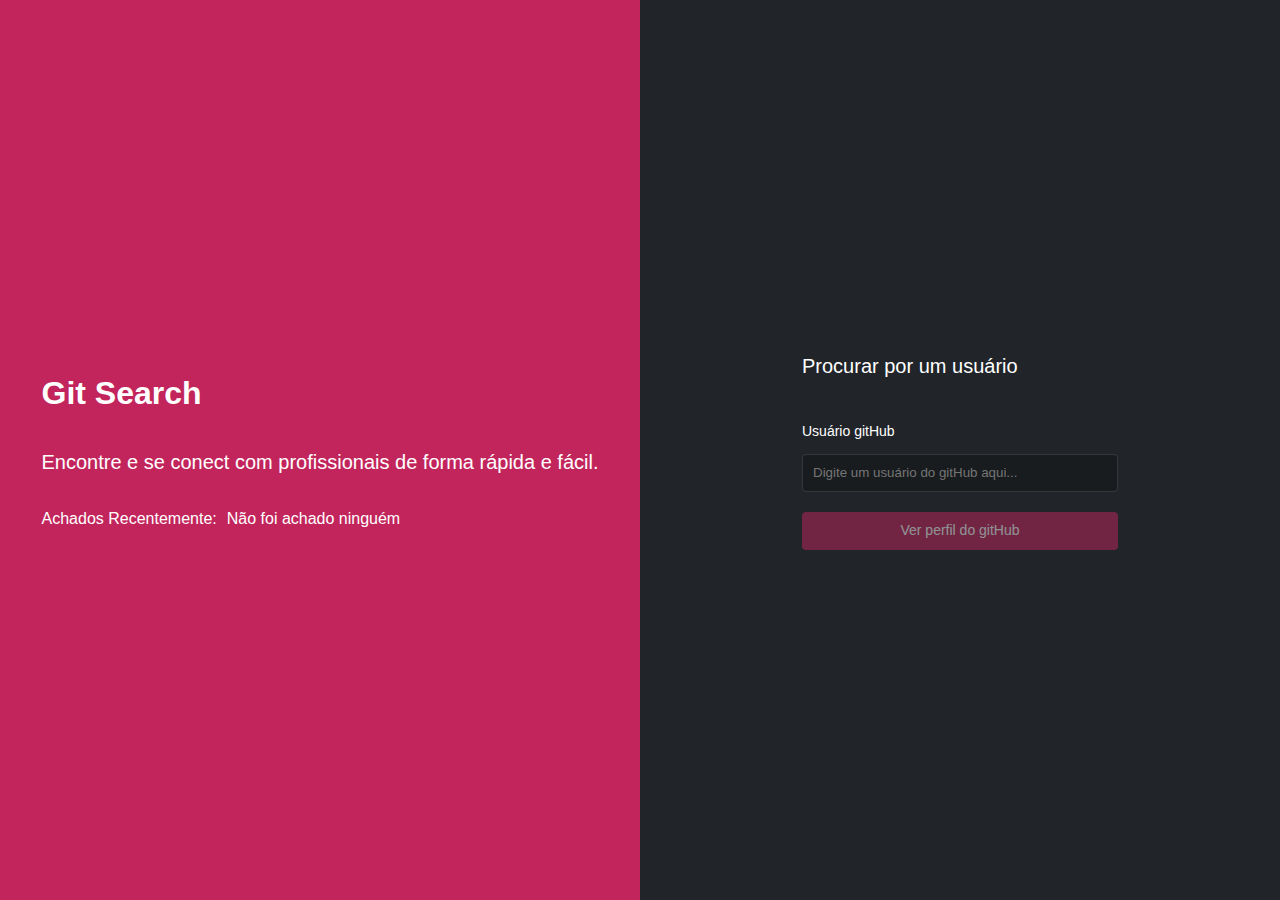
<file: pages/home/index.html>
<!DOCTYPE html>
<html lang="pt-br">
  <head>
    <meta charset="UTF-8" />
    <meta http-equiv="X-UA-Compatible" content="IE=edge" />
    <meta name="viewport" content="width=device-width, initial-scale=1.0" />
    <link rel="stylesheet" href="/styles/globalStyles.css" />
    <link rel="stylesheet" href="/styles/animation.css" />
    <link rel="stylesheet" href="styles/homeMain.css" />
    <link rel="stylesheet" href="styles/leftSection.css" />
    <link rel="stylesheet" href="styles/rigthSection.css" />
    <script defer src="scripts/recentList.js"></script>
    <script defer src="scripts/check.js"></script>
    <script defer src="scripts/animation.js"></script>
    <script defer src="scripts/index.js"></script>
    <title>Git Search</title>
  </head>
  <body>
    <main>
      <section class="leftSection">
        <div class="leftContent">
          <h1 id="siteTitle">Git Search</h1>
          <h3 id="siteDescription">Encontre e se conect com profissionais de forma rápida e fácil.</h3>
          <span>
            <p>Achados Recentemente:</p>
            <ol class="recentList"></ol>
          </span>
        </div>
      </section>
      <section class="rigthSection">
         <div class="rigthContent">
            <h2>Procurar por um usuário</h2>
            <div>
              <p>Usuário gitHub</p>
              <input type="text" placeholder="Digite um usuário do gitHub aqui..." id="searchUser" oninput="checkInput()">
              <div id="notFound"></div>
              <button id="searchUserButton"></button>
            </div>
         </div>
      </section>
    </main>
  </body>
</html>
</file>
<file: styles/globalStyles.css>
* {
  margin: 0;
  padding: 0;
  box-sizing: border-box;
  list-style: none;
  font-family: 'Inter', sans-serif;
}

:root{
    --color-brand-1: #C2255C;
    --color-brand-2: #D6336C;
    --color-grey-1:  #191C1F;
    --color-grey-2:  #212529;
    --color-grey-3:  #33363A;
    --color-grey-4:  #373B3E;
    --color-grey-6:  #A6A8A9;
    --color-grey-7:  #FFFFFF;
    --color-alert:   #C22554;
}
</file>
<file: styles/animation.css>
@keyframes in-rotating {
    0% {
		transform: rotate(0);
	}
	100% {
		transform: rotate(360deg);
	}
}

.animation{
    width: 100%;
    height: 60%;
    animation: in-rotating 2s linear infinite;
}
</file>
<file: pages/home/styles/homeMain.css>
main{
    width: 100%;
    height: 100%;
    display: flex;
    flex-direction: row;
}
</file>
<file: pages/home/styles/leftSection.css>
.leftSection{
    width: 50%;
    height: 100vh;
    padding: 20px;
    display: flex;
    justify-content: center;
    align-items: center;
    background-color: var(--color-brand-1);
    color: #FFFFFF;
}

.leftContent{
    display: flex;
    flex-direction: column;
    gap: 30px;
}

.leftContent h1{
    font-weight: 600;
    font-size: 32px;
    line-height: 150%;
}

.leftContent h3{
    font-weight: 400;
    font-size: 20px;
    line-height: 150%;
}

.leftContent p{
    font-weight: 500;
    font-size: 16px;
    line-height: 150%;
}

.leftContent > span{
    display: flex;
    align-items: center;
    gap: 10px;
}

.recentList {
    display: flex;
    gap: 10px;
}

.recentList > li{
    width: 45px;
    height: 45px;
    border-radius: 100%;
    border: 1px solid #FFFFFF;
    background-position: center;
    background-repeat: no-repeat;
    cursor: pointer;
}

.recentList > li > label{
    display: none;
    font-size: 12px;
    position: absolute;
    padding: 3px;
    background: #FFFFFF;
    box-shadow: 0px 4px 30px rgba(0, 0, 0, 0.25);
    border-radius: 4px;
    
    transform: translate(-30px,35px);
}

.recentList > li:hover > label{
    display: block;
}

.recentList > li > label > a{
    color: black;
    text-decoration: none;
}
</file>
<file: pages/home/styles/rigthSection.css>
.rigthSection{
    width: 50%;
    height: 100vh;
    display: flex;
    justify-content: center;
    align-items: center;
    background-color: var(--color-grey-2);
    color: #FFFFFF;
}

.rigthContent{
    min-width: 316px;
    display: flex;
    flex-direction: column;
    gap: 40px;
}

.rigthContent > h2{
    font-weight: 500;
    font-size: 20px;
    line-height: 150%;
}

.rigthContent > div{
    display: flex;
    flex-direction: column;
}

.rigthContent > #notFoundDiv{
    margin: 0.375rem 0 0.375rem 0;    
}

.rigthContent > div > p{
    font-weight: 500;
    font-size: 14px;
    line-height: 150%;
    margin-bottom: 0.375rem;
}

.rigthContent input{
    width: 100%;
    height: 38px;
    border: none;
    outline: none;
    padding-left: 10px;
    border-radius: 4px;
}

.rigthContent #searchUser{
    background-color: var(--color-grey-1);
    border: 1px solid rgba(255, 255, 255, 0.12);
    color: #FFFFFF;
    margin: 0.375rem 0 0.625rem 0;
}


.rigthContent #notFoundUser{
    background: transparent;
    color: var(--color-alert);
    cursor: auto;
}

#searchUserButton{
    width: 100%;
    height: 38px;
    font-size: 14px;
    font-weight: 500;
    line-height: 150%;
    margin: 0.625rem 0 0 0;
    background-color: var(--color-brand-1);
    border-radius: 4px;
    border: none;
    color: #FFFFFF;
}

#searchUserButton:disabled{
    color: #FFFFFF;
}
</file>
